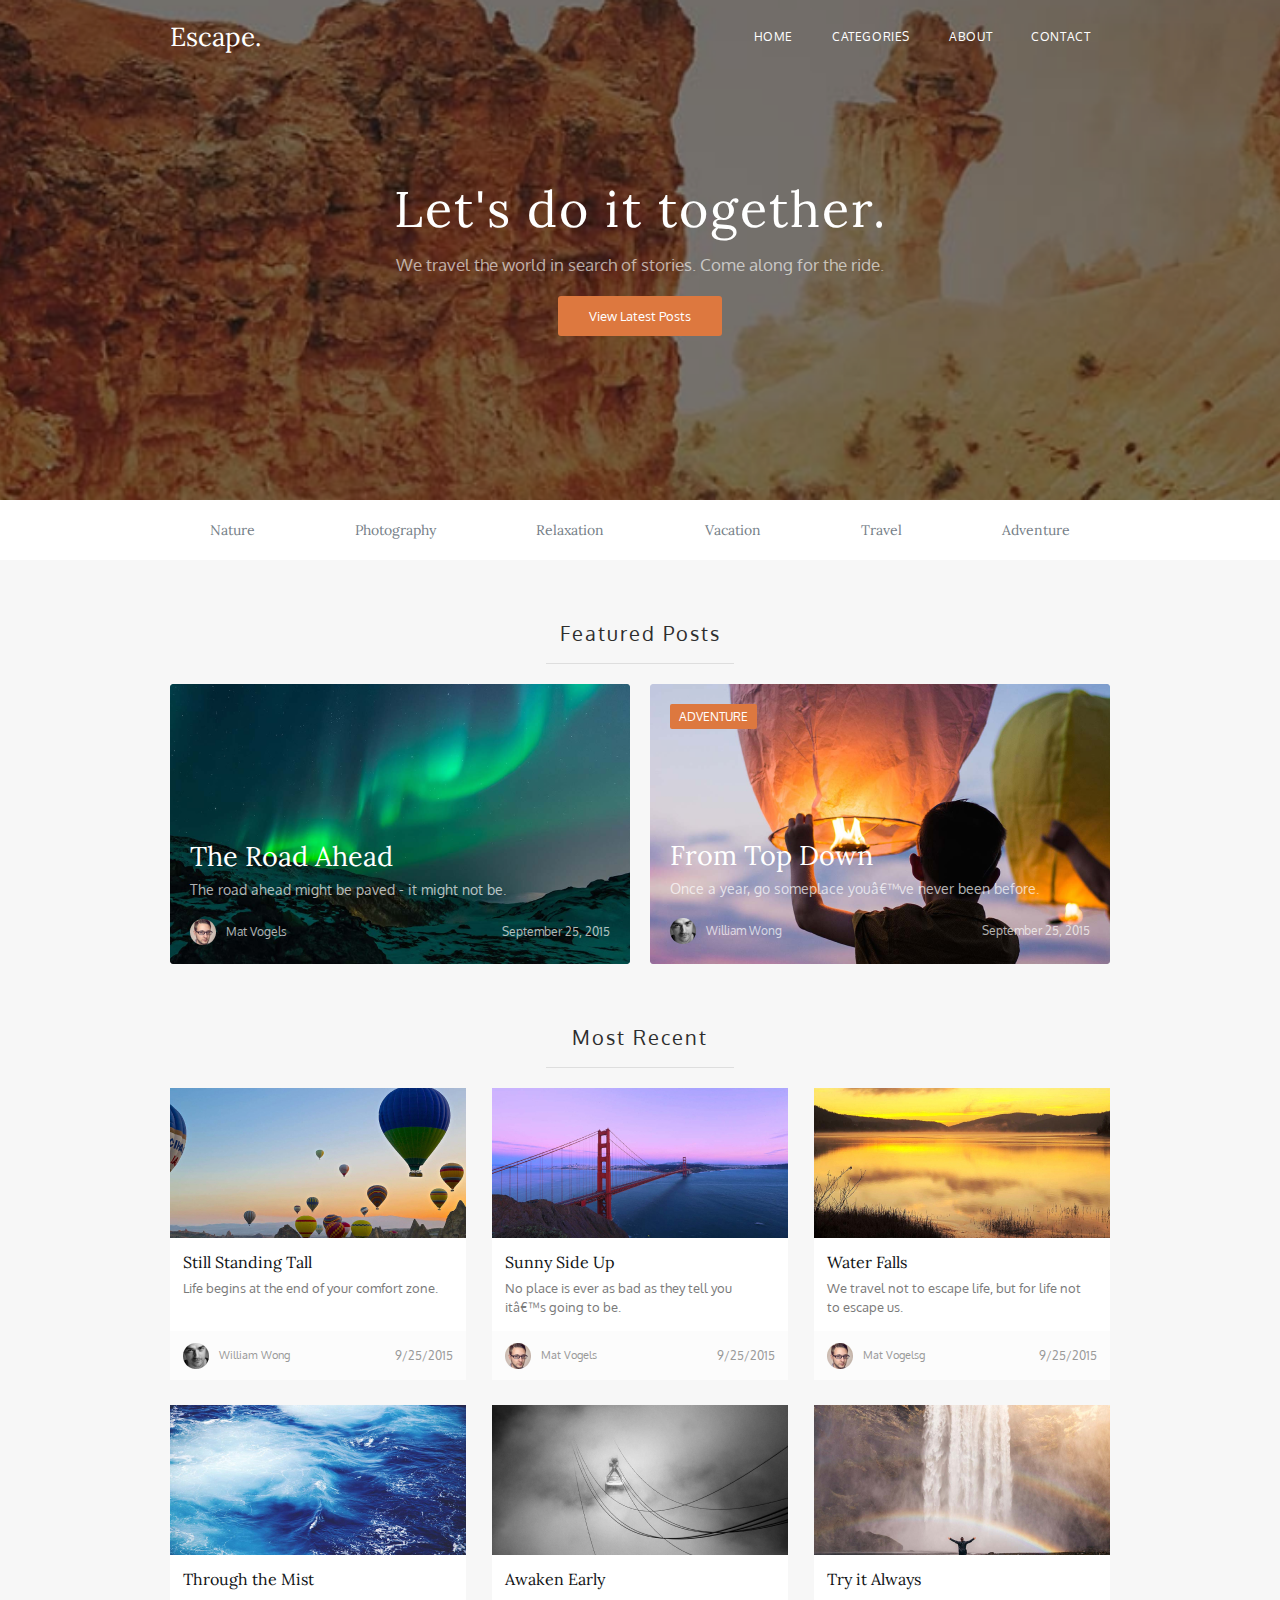
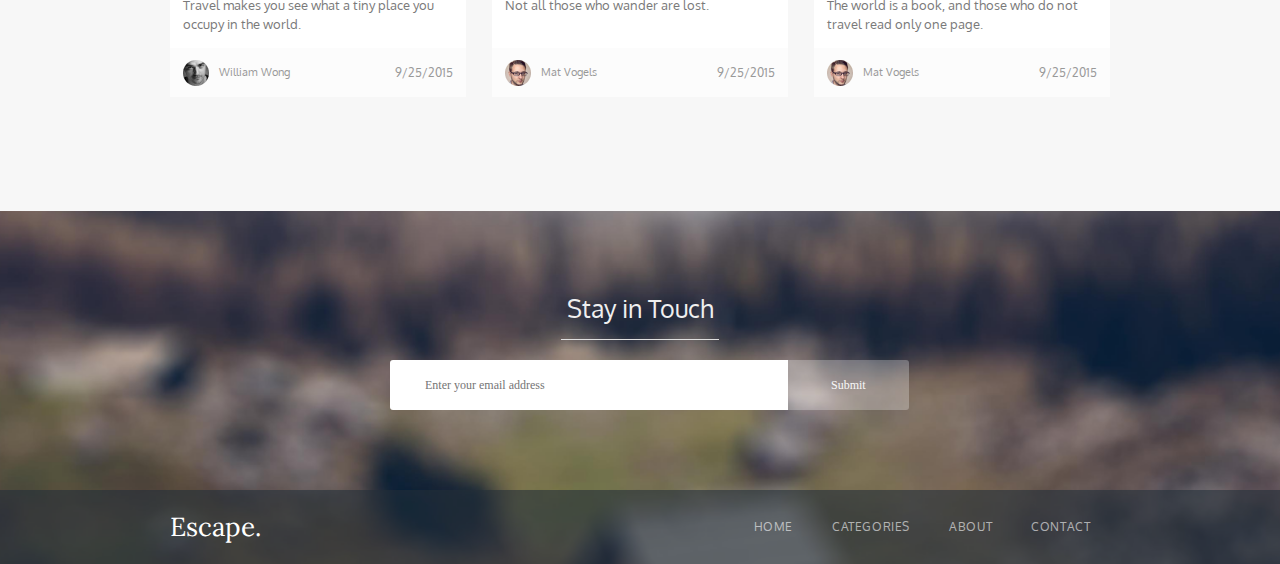
<file: lab_2/index.html>
<!DOCTYPE html>
<html>

<head>
    <meta charset=”utf-8” />
    <title>Escape</title>
    <link rel="preconnect" href="https://fonts.googleapis.com">
    <link rel="preconnect" href="https://fonts.gstatic.com" crossorigin>
    <link href="https://fonts.googleapis.com/css2?family=Lora&family=Oxygen&display=swap" rel="stylesheet">
    <link href="css/style.css" rel="stylesheet">
</head>

<body>

    <header class="header">
        <div class="header__top menu-block">
            <p class="menu-block__logo">Escape.</p>
            <nav class="menu-block__menu menu">
                <a href="#" class="menu__link">Home</a>
                <a href="#" class="menu__link">Categories</a>
                <a href="#" class="menu__link">About</a>
                <a href="#" class="menu__link">Contact</a>
            </nav>
        </div>
        <div class="header__title-block">
            <h1 class="header__title">Let's do it together.</h1>
            <p class="header__text">We travel the world in search of stories. Come along for the ride.</p>
            <a href="#" class="header__button">View Latest Posts</a>
        </div>
    </header>
    <nav class="navigation">
        <a href="#" class="navigation__link">Nature</a>
        <a href="#" class="navigation__link">Photography</a>
        <a href="#" class="navigation__link">Relaxation</a>
        <a href="#" class="navigation__link">Vacation</a>
        <a href="#" class="navigation__link">Travel</a>
        <a href="#" class="navigation__link">Adventure</a>
    </nav>
    <section class="container">
        <div class="container__top-block top-block ">
            <p class="top-block__title top-block__title_underline title">Featured Posts</p>
            <div class="top-block__block">
                <div class="block block__left">
                    <div class="block__text-block block__text-block_out">
                        <p class="block__title">The Road Ahead</p>
                        <p class="block__text">The road ahead might be paved - it might not be.</p>
                        <div class="block__autor">
                            <div class="autor">
                                <img src="images/mat_vogels.png" class="autor__photo">
                                <span class="autor__text">Mat Vogels</span>
                            </div>
                            <span class="autor__text date">September 25, 2015</span>
                        </div>
                    </div>
                </div>
                <div class="block block__left block__right">
                    <p class="block__emblema Adventure">Adventure</p>
                    <div class="block__text-block">
                        <p class="block__title">From Top Down</p>
                        <p class="block__text">Once a year, go someplace you’ve never been before.</p>
                        <div class="block__autor">
                            <div class="autor">
                                <img src="images/william_wong.png" class="autor__photo">
                                <span class="autor__text">William Wong</span>
                            </div>
                            <span class="autor__text date">September 25, 2015</span>
                        </div>
                    </div>
                </div>
            </div>
        </div>
        <div class="container__main main ">
            <p class="main__title title">Most Recent</p>
            <div class="main__block">
                <div class="main__item card">
                    <img class="card__img" src="images/syill_standin.jpg">
                    <div class="card__text-block">
                        <p class="card__title">Still Standing Tall</p>
                        <p class="card__text">Life begins at the end of your comfort zone.</p>
                    </div>
                    <div class="card__autor-block autor-block">
                        <div class="autor-block__block">
                            <img src="images/william_wong.png" class="autor-block__photo">
                            <span class="autor-block__name">William Wong</span>
                        </div>
                        <span class="autor-block__date">9/25/2015</span>
                    </div>

                </div>
                <div class="main__item card">
                    <img class="card__img" src="images/sunny_side.jpg">
                    <div class="card__text-block">
                        <p class="card__title">Sunny Side Up</p>
                        <p class="card__text">No place is ever as bad as they tell you it’s going to be.</p>
                    </div>
                    <div class="card__autor-block autor-block">
                        <div class="autor-block__block">
                            <img src="images/mat_vogels.png" class="autor-block__photo">
                            <span class="autor-block__name">Mat Vogels</span>
                        </div>
                        <span class="autor-block__date">9/25/2015</span>
                    </div>

                </div>
                <div class="main__item card">
                    <img class="card__img" src="images/water_falls.jpg">
                    <div class="card__text-block">
                        <p class="card__title">Water Falls</p>
                        <p class="card__text">We travel not to escape life, but for life not to escape us.</p>
                    </div>
                    <div class="card__autor-block autor-block">
                        <div class="autor-block__block">
                            <img src="images/mat_vogels.png" class="autor-block__photo">
                            <span class="autor-block__name">Mat Vogelsg</span>
                        </div>
                        <span class="autor-block__date">9/25/2015</span>
                    </div>

                </div>
                <div class="main__item card">
                    <img class="card__img" src="images/through.jpg">
                    <div class="card__text-block">
                        <p class="card__title">Through the Mist</p>
                        <p class="card__text">Travel makes you see what a tiny place you occupy in the world.</p>
                    </div>
                    <div class="card__autor-block autor-block">
                        <div class="autor-block__block">
                            <img src="images/william_wong.png" class="autor-block__photo">
                            <span class="autor-block__name">William Wong</span>
                        </div>
                        <span class="autor-block__date">9/25/2015</span>
                    </div>

                </div>
                <div class="main__item card">
                    <img class="card__img" src="images/awaken.jpg">
                    <div class="card__text-block">
                        <p class="card__title">Awaken Early</p>
                        <p class="card__text">Not all those who wander are lost.</p>
                    </div>
                    <div class="card__autor-block autor-block">
                        <div class="autor-block__block">
                            <img src="images/mat_vogels.png" class="autor-block__photo">
                            <span class="autor-block__name">Mat Vogels</span>
                        </div>
                        <span class="autor-block__date">9/25/2015</span>
                    </div>

                </div>
                <div class="main__item card">
                    <img class="card__img" src="images/try_it_always.jpg">
                    <div class="card__text-block">
                        <p class="card__title">Try it Always</p>
                        <p class="card__text">The world is a book, and those who do not travel read only one page.</p>
                    </div>
                    <div class="card__autor-block autor-block">
                        <div class="autor-block__block">
                            <img src="images/mat_vogels.png" class="autor-block__photo">
                            <span class="autor-block__name">Mat Vogels</span>
                        </div>
                        <span class="autor-block__date">9/25/2015</span>
                    </div>

                </div>
            </div>
        </div>
    </section>
    <footer class="footer">
        <div class="footer__block">
            <p class="footer__title">Stay in Touch</p>
            <form class="footer__form form">
                <input type="email" class="form__text" placeholder="Enter your email address">
                <button class="form__button">Submit</button>
            </form>
        </div>
        <div class="footer__menu">
            <div class="footer__menu-block menu-block">
                <p class="menu-block__logo">Escape.</p>
                <nav class="menu-block__menu menu">
                    <a href="#" class="menu__link menu__link_opacity">Home</a>
                    <a href="#" class="menu__link menu__link_opacity">Categories</a>
                    <a href="#" class="menu__link menu__link_opacity">About</a>
                    <a href="#" class="menu__link menu__link_opacity">Contact</a>
                </nav>
            </div>
        </div>
    </footer>
</body>

</html>
</file>
<file: lab_2/css/style.css>
* {
    margin: 0;
    padding: 0;
    box-sizing: border-box;
}

.header {
    background: url(../images/IMAGE.png) no-repeat center center fixed;
    background-size: cover;
    height: 500px;
    width: 100%;
}

.menu-block {
    height: 74px;
    max-width: 940px;
    display: flex;
    justify-content: space-between;
    margin: auto;
    padding: 17px 0;
    align-items: center;
}

.menu-block__logo {
    font-family: 'Lora';
    font-style: normal;
    font-weight: 400;
    font-size: 26px;
    line-height: 26px;
    color: #FFFFFF;
}

.menu {
    display: flex;
    justify-content: space-around;
    width: 376px;
}

.menu__link {
    font-family: 'Oxygen';
    font-style: normal;
    font-weight: 400;
    font-size: 12px;
    line-height: 20px;
    letter-spacing: 0.6px;
    text-transform: uppercase;

    color: #FFFFFF;
    text-decoration: none;
}

.header__title-block {
    max-width: 940px;
    margin: 110px auto;
    text-align: center;
}

.header__title {
    font-family: 'Lora';
    font-style: normal;
    font-weight: 400;
    font-size: 50px;
    line-height: 51px;
    text-align: center;
    letter-spacing: 2px;

    color: #FFFFFF;
}

.header__text {
    margin-top: 20px;
    font-family: 'Oxygen';
    font-style: normal;
    font-weight: 400;
    font-size: 17px;
    line-height: 20px;
    text-align: center;

    color: rgba(255, 255, 255, 0.63);
    margin-bottom: 31px;
}

.header__button {
    font-family: 'Oxygen';
    font-style: normal;
    font-weight: 400;
    font-size: 13px;
    line-height: 20px;
    text-align: center;
    color: #FFFFFF;
    padding: 12px 31px;
    background: #DD783F;
    border-radius: 3px;
    border: 0;
    cursor: pointer;
    text-decoration: none;
}

.navigation {
    height: 60px;
    background-color: rgb(255, 255, 255, 1);
    display: flex;
    width: 960px;
    justify-content: space-around;
    padding: 9px 0;
    margin: auto;
    align-items: center;
}

.navigation__link {
    text-decoration: none;
    font-family: 'Lora';
    font-style: normal;
    font-weight: 400;
    font-size: 14px;
    line-height: 20px;
    text-align: center;
    color: #768088;
}

.container {
    background: #F7F7F7;
    padding-bottom: 89px;
}


.title {
    font-family: 'Oxygen';
    font-style: normal;
    font-weight: 400;
    font-size: 20px;
    line-height: 27px;
    text-align: center;
    letter-spacing: 2px;
    color: #2E2E2E;
    padding-top: 60px;
    margin: 0 auto 20px;
    height: 104px;
    border-bottom: 1px solid rgba(222, 222, 222, 1);
    max-width: 188px;
}

.top-block__block {
    display: flex;
    max-width: 940px;
    justify-content: space-between;
    margin: auto;
}

.block {
    width: 460px;
    height: 280px;
}

.block__left {
    background: url(../images/roaf_ahead.png) no-repeat;
    padding: 20px 20px 15px;
}

.block__text-block {
    padding-top: 53px;
}

.block__text-block_out {
    padding-top: 79px;
}

.block__title {
    padding-top: 58px;
    font-family: 'Lora';
    font-style: normal;
    font-weight: 400;
    font-size: 27px;
    line-height: 30px;
    /* identical to box height, or 111% */


    color: #FFFFFF;
    margin-bottom: 6px;
}

.block__text {
    font-family: 'Oxygen';
    font-style: normal;
    font-weight: 400;
    font-size: 14px;
    line-height: 25px;
    /* identical to box height, or 179% */


    color: rgba(255, 255, 255, 0.7);
    margin-bottom: 12px;
}

.autor__text {
    margin-left: 10px;
    font-family: 'Oxygen';
    font-style: normal;
    font-weight: 400;
    font-size: 12px;
    line-height: 35px;
    /* identical to box height, or 292% */


    color: rgba(255, 255, 255, 0.7);
}

.block__right {
    background: url(../images/from_top_down.png) no-repeat;
}

.block__autor {
    display: flex;
    justify-content: space-between;
    max-width: 420px;
    margin: auto;
}

.autor {
    display: flex;
    align-items: center;
}

.autor__photo {
    width: 26px;
    height: 26px;
}

.block__emblema {
    font-family: 'Oxygen';
    font-style: normal;
    font-weight: 400;
    font-size: 12px;
    line-height: 13px;
    text-transform: uppercase;
    color: #FFFFFF;
    border-radius: 2px;
    padding: 6px 9px;
}

.Adventure {
    max-width: 87px;
    background: #DD783F;
}

.main__block {
    display: flex;
    justify-content: space-between;
    flex-wrap: wrap;
    max-width: 940px;
    margin: auto;
}

.card {
    margin-bottom: 25px;
    max-width: 296px;
    display: flex;
    flex-direction: column;
}

.card__text-block {
    padding: 14PX 28PX 13px 13px;
    background-color: #FFFFFF;
    height: 93px;
}

.card__title {
    font-family: 'Lora';
    font-style: normal;
    font-weight: 400;
    font-size: 16px;
    line-height: 21px;
    color: #101315;
    margin-bottom: 6px;
}

.card__text {
    font-family: 'Oxygen';
    font-style: normal;
    font-weight: 400;
    font-size: 13px;
    line-height: 19px;
    color: #7A7A7A;
}

.autor-block {
    padding: 7px 13px;
    display: flex;
    justify-content: space-between;
    align-items: center;
    background-color: #FCFCFC;
}

.autor-block__block {
    display: flex;
    align-items: center;
}

.autor-block__name {
    margin-left: 10px;
    font-family: 'Oxygen';
    font-style: normal;
    font-weight: 400;
    font-size: 11px;
    line-height: 35px;
    /* identical to box height, or 318% */


    color: #999999;
}

.autor-block__date {
    font-family: 'Oxygen';
    font-style: normal;
    font-weight: 400;
    font-size: 12px;
    line-height: 35px;
    /* identical to box height, or 292% */


    color: #999999;
}

.footer {
    background: url(../images/footer__background.png) no-repeat center;
    background-size: cover;
}

.footer__menu {
    background: rgba(35, 47, 56, 0.6);

}

.footer__block {
    margin: auto;
    max-width: 940px;
    padding-top: 82px;
    text-align: center;
}

.footer__title {
    border-bottom: 1px solid rgba(222, 222, 222, 1);
    max-width: 158px;
    font-family: 'Oxygen';
    font-style: normal;
    font-weight: 400;
    font-size: 25px;
    line-height: 30px;
    color: #EFEFEF;
    height: 47px;
    margin: 0 auto 20px;
}

.form {
max-width: 500px;
display: flex;
margin: 0 auto 80px;
}


.form__text {
    padding: 18px 208px 18px 35px;
    background: #FFFFFF;
    border-radius: 3px 0px 0px 3px;
    border: 0;
    font-family: 'Roboto';
font-style: normal;
font-weight: 400;
font-size: 12px;
line-height: 14px;
/* identical to box height */


color: #817F83;
}

.form__button {
    padding: 18px 43px;
    background: rgba(255, 255, 255, 0.28);
border-radius: 0px 3px 3px 0px;
border: 0;
cursor: pointer;
font-family: 'Roboto';
font-style: normal;
font-weight: 400;
font-size: 12px;
line-height: 14px;
color: #F8F8F8;
}

.menu__link_opacity {
    color: rgba(255, 255, 255, 0.6);
}
</file>
